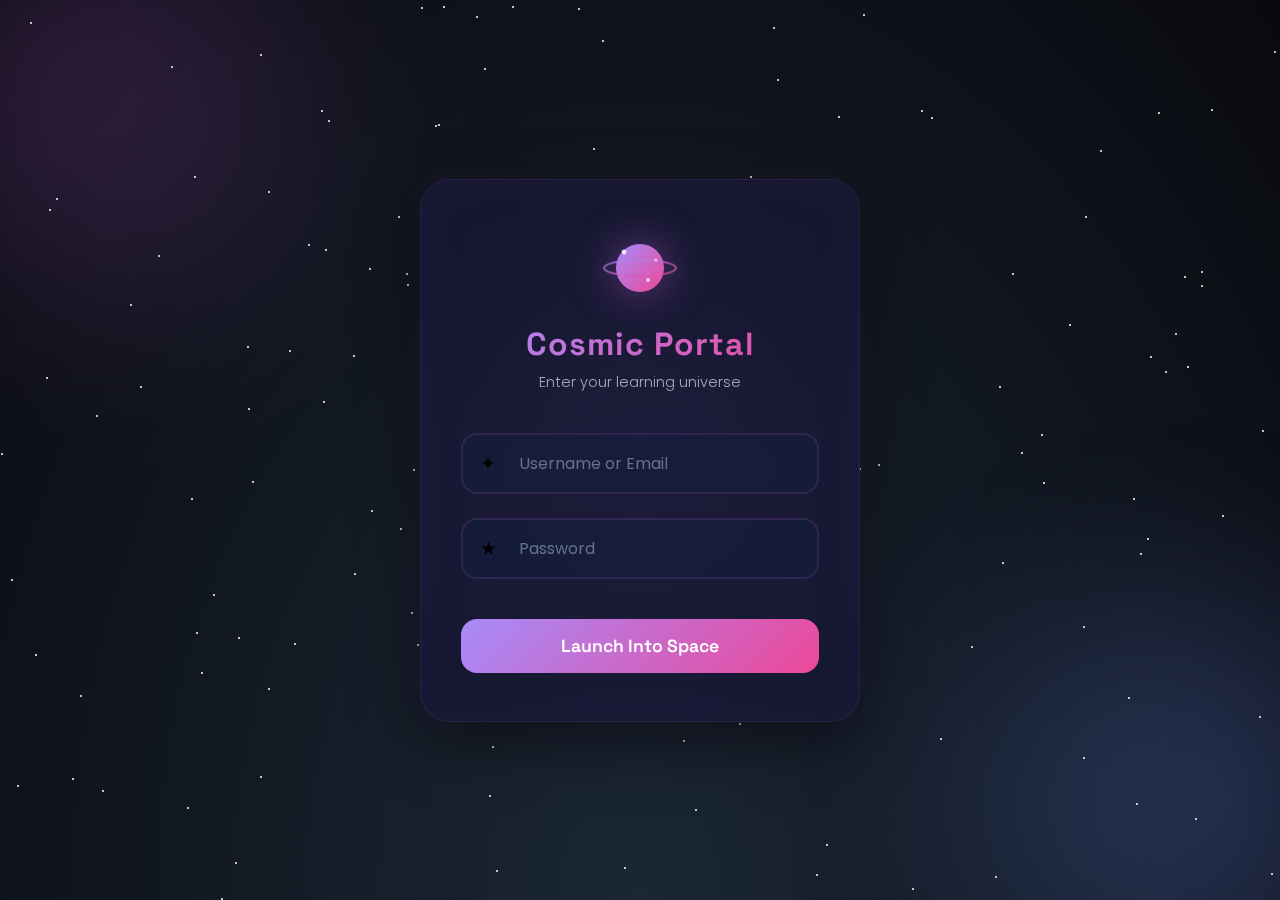
<file: index.html>
<!DOCTYPE html>
<html lang="en">
<head>
  <meta charset="UTF-8">
  <meta name="viewport" content="width=device-width, initial-scale=1.0">
  <title>Cosmic Portal - Login</title>
  <link href="https://fonts.googleapis.com/css2?family=Poppins:wght@300;400;500;600;700&family=Space+Grotesk:wght@400;600;700&display=swap" rel="stylesheet">
  <link rel="stylesheet" href="assets/style.css">
</head>
<body>
  <div class="cosmic-bg"></div>
  <div class="nebula nebula-1"></div>
  <div class="nebula nebula-2"></div>
  
  <div class="stars" id="stars"></div>

  <div class="login-container">
    <div class="cosmic-card">
      <div class="logo-area">
        <div class="cosmic-logo">
          <svg viewBox="0 0 100 100" xmlns="http://www.w3.org/2000/svg">
            <defs>
              <linearGradient id="planetGradient" x1="0%" y1="0%" x2="100%" y2="100%">
                <stop offset="0%" style="stop-color:#a78bfa;stop-opacity:1" />
                <stop offset="100%" style="stop-color:#ec4899;stop-opacity:1" />
              </linearGradient>
            </defs>
            <circle cx="50" cy="50" r="30" fill="url(#planetGradient)"/>
            <ellipse cx="50" cy="50" rx="45" ry="10" fill="none" stroke="url(#planetGradient)" stroke-width="3" opacity="0.6"/>
            <circle cx="30" cy="30" r="3" fill="white" opacity="0.8"/>
            <circle cx="70" cy="40" r="2" fill="white" opacity="0.6"/>
            <circle cx="60" cy="65" r="2.5" fill="white" opacity="0.7"/>
          </svg>
        </div>
        <h1>Cosmic Portal</h1>
        <p class="subtitle">Enter your learning universe</p>
      </div>

      <form id="login-form">
        <div class="form-group">
          <div class="input-wrapper">
            <input type="text" id="identifier" placeholder="Username or Email" required autocomplete="username">
            <div class="input-icon">✦</div>
          </div>
        </div>

        <div class="form-group">
          <div class="input-wrapper">
            <input type="password" id="password" placeholder="Password" required autocomplete="current-password">
            <div class="input-icon">★</div>
          </div>
        </div>

        <button type="submit" class="cosmic-button">
          <span>Launch Into Space</span>
          <div class="loading-spinner"></div>
        </button>
      </form>

      <div class="error-message" id="error"></div>
    </div>
  </div>

  <script src="js/login.js" defer></script>
  <script src="js/ui.js" defer></script>
</body>

</html>
</file>
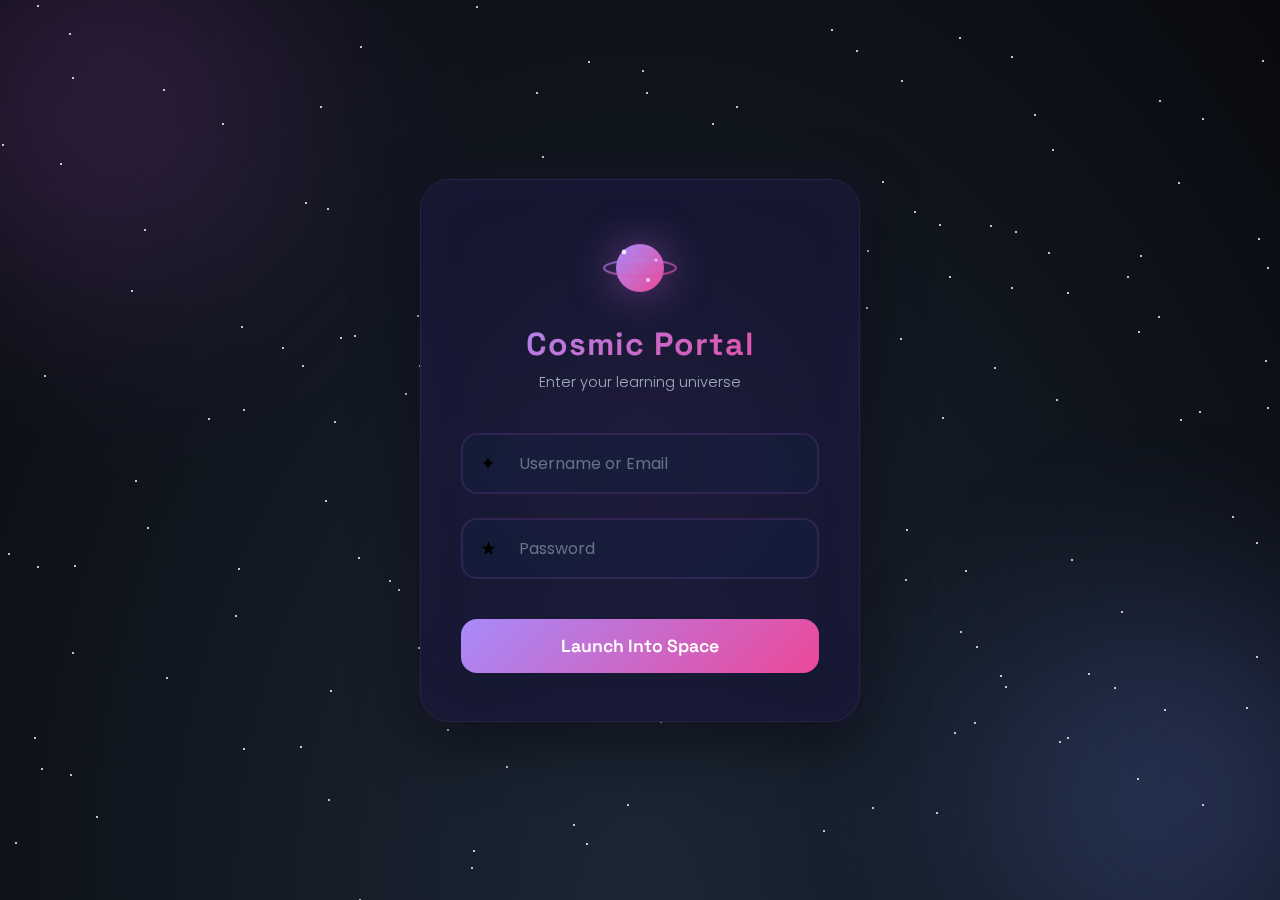
<file: profile.html>
<!DOCTYPE html>
<html lang="en">
<head>
  <meta charset="UTF-8">
  <meta name="viewport" content="width=device-width, initial-scale=1.0">
  <title>Cosmic Dashboard</title>
  <link href="https://fonts.googleapis.com/css2?family=Poppins:wght@300;400;500;600;700&family=Space+Grotesk:wght@400;600;700&display=swap" rel="stylesheet">
  <link rel="stylesheet" href="assets/profile.css">
</head>
<body>
  <div class="cosmic-bg"></div>
  <div class="nebula nebula-1"></div>
  <div class="nebula nebula-2"></div>
  <div class="nebula nebula-3"></div>
  
  <div class="stars" id="stars"></div>

  <div class="container">
    <header class="header">
      <div class="header-left">
        <h1>✦ Cosmic Dashboard</h1>
        <p>Navigate your learning cosmos</p>
      </div>
      <button class="logout-btn" onclick="logout()">Logout</button>
    </header>

    <div id="loading" class="loading">
      <div class="spinner"></div>
      <p>Loading your cosmic journey...</p>
    </div>

    <div id="content" style="display: none;">
      <section class="welcome-section">
        <h2>Welcome, <span id="user-name">Astronaut</span></h2>
        <p>Your stellar progress awaits</p>
      </section>

      <div class="stats-grid">
        <div class="stat-card">
          <div class="stat-icon">🚀</div>
          <h3>MODULE XP</h3>
          <div class="stat-value" id="module-xp">0</div>
          <p class="stat-label">Completed Projects</p>
        </div>

        <div class="stat-card">
          <div class="stat-icon">📊</div>
          <h3>CURRENT LEVEL</h3>
          <div class="stat-value" id="current-level">0</div>
          <p class="stat-label">Progression Level</p>
        </div>

        <div class="stat-card">
          <div class="stat-icon">🎯</div>
          <h3>AUDIT RATIO</h3>
          <div class="stat-value" id="audit-ratio">0.0</div>
          <p class="stat-label">Done / Received</p>
        </div>
      </div>

      <div class="chart-card">
        <div class="chart-header">
          <h2 class="chart-title">✦ XP Journey Timeline</h2>
          <p class="chart-subtitle">Your experience progression through space</p>
        </div>
        <svg id="line-chart" viewBox="0 0 900 350"></svg>
      </div>

      <div class="chart-card">
        <div class="chart-header">
          <h2 class="chart-title">🚀 XP Earned Per Project</h2>
          <p class="chart-subtitle">Your top performing missions</p>
        </div>
        <svg id="bar-chart" viewBox="0 0 900 400"></svg>
      </div>

      <div class="chart-card">
        <div class="chart-header">
          <h2 class="chart-title">🕸️ Skills Analysis</h2>
          <p class="chart-subtitle">Your technical abilities breakdown</p>
        </div>
        <div class="skills-grid">
          <div>
            <h3 style="text-align: center; color: #a78bfa; margin-bottom: 1rem;">Programming Languages</h3>
            <svg id="spider-lang" viewBox="0 0 400 400"></svg>
          </div>
          <div>
            <h3 style="text-align: center; color: #ec4899; margin-bottom: 1rem;">Technical Skills</h3>
            <svg id="spider-tech" viewBox="0 0 400 400"></svg>
          </div>
        </div>
      </div>
    </div>
  </div>

  <div class="tooltip" id="tooltip"></div>

  <script>
    let jwt = sessionStorage.getItem("jwt");
    if (!jwt) window.location.href = "index.html";
    jwt = jwt.trim().replace(/^["']|["']$/g, '');

    const API = "https://learn.reboot01.com/api/graphql-engine/v1/graphql";
    const tooltip = document.getElementById("tooltip");

    const starsContainer = document.getElementById('stars');
    for (let i = 0; i < 150; i++) {
      const star = document.createElement('div');
      star.className = 'star';
      star.style.left = Math.random() * 100 + '%';
      star.style.top = Math.random() * 100 + '%';
      star.style.animationDelay = Math.random() * 4 + 's';
      star.style.animationDuration = (3 + Math.random() * 3) + 's';
      starsContainer.appendChild(star);
    }

    async function query(q) {
      try {
        const res = await fetch(API, {
          method: "POST",
          headers: {
            "Content-Type": "application/json",
            "Authorization": `Bearer ${jwt}`,
          },
          body: JSON.stringify({ query: q }),
        });
        
        const data = await res.json();
        if (data.errors) throw new Error(data.errors[0].message);
        return data;
      } catch (err) {
        console.error("Query error:", err);
        throw err;
      }
    }

    function showTooltip(e, text) {
      tooltip.innerHTML = text.replace(/\\n/g, '<br>');
      tooltip.style.left = e.pageX + 15 + "px";
      tooltip.style.top = e.pageY + 15 + "px";
      tooltip.classList.add("show");
    }

    function hideTooltip() {
      tooltip.classList.remove("show");
    }

    // Safe setter — skips if element doesn't exist
    function setText(id, val) {
      const el = document.getElementById(id);
      if (el) el.textContent = val;
    }
   function formatXP(xp) {
      if (xp >= 1000000) return (xp / 1000000).toFixed(1) + ' MB';
      if (xp >= 1000) return (xp / 1000).toFixed(0) + ' KB';
      return xp + ' B';
    }

    function drawLineChart(transactions) {
      const svg = document.getElementById("line-chart");
      const w = 900, h = 350, p = 60;

      let cumulative = 0;
      const points = transactions.map((t, i) => {
        cumulative += t.amount;
        return { x: i, y: cumulative };
      });

      const maxY = Math.max(...points.map(p => p.y)) || 1;
      const scaleX = (w - 2 * p) / (points.length - 1 || 1);
      const scaleY = (h - 2 * p) / maxY;

      let svgContent = `
        <defs>
          <linearGradient id="lineGrad" x1="0%" y1="0%" x2="100%" y2="0%">
            <stop offset="0%" style="stop-color:#a78bfa;stop-opacity:1" />
            <stop offset="100%" style="stop-color:#ec4899;stop-opacity:1" />
          </linearGradient>
          <linearGradient id="areaGrad" x1="0%" y1="0%" x2="0%" y2="100%">
            <stop offset="0%" style="stop-color:#a78bfa;stop-opacity:0.3" />
            <stop offset="100%" style="stop-color:#a78bfa;stop-opacity:0" />
          </linearGradient>
          <filter id="glow">
            <feGaussianBlur stdDeviation="3" result="coloredBlur"/>
            <feMerge>
              <feMergeNode in="coloredBlur"/>
              <feMergeNode in="SourceGraphic"/>
            </feMerge>
          </filter>
        </defs>
      `;

      for (let i = 0; i <= 5; i++) {
        const y = p + i * (h - 2 * p) / 5;
        svgContent += `<line x1="${p}" y1="${y}" x2="${w - p}" y2="${y}" class="grid-line"/>`;
        svgContent += `<text x="${p - 10}" y="${y + 4}" class="axis-label" text-anchor="end">${formatXP(Math.round((5 - i) * maxY / 5))}</text>`;
      }

      const pathData = points.map((pt, i) => {
        const x = p + pt.x * scaleX;
        const y = h - p - pt.y * scaleY;
        return `${i === 0 ? 'M' : 'L'} ${x} ${y}`;
      }).join(' ');

      const areaPath = pathData + ` L ${w - p} ${h - p} L ${p} ${h - p} Z`;

      svgContent += `<path d="${areaPath}" fill="url(#areaGrad)"/>`;
      svgContent += `<path d="${pathData}" fill="none" stroke="url(#lineGrad)" stroke-width="3" class="line-path" filter="url(#glow)"/>`;

      points.forEach((pt, i) => {
        const x = p + pt.x * scaleX;
        const y = h - p - pt.y * scaleY;
        
        svgContent += `
          <circle cx="${x}" cy="${y}" r="5" fill="#a78bfa" opacity="0" filter="url(#glow)">
            <animate attributeName="opacity" from="0" to="1" dur="0.4s" begin="${i * 0.03}s" fill="freeze"/>
          </circle>
        `;
      });

      svg.innerHTML = svgContent;
    }

    function drawBarChart(transactions) {
      const svg = document.getElementById("bar-chart");
      const w = 900, h = 400, p = 60;

      const projectXP = {};
      transactions.forEach(t => {
        const proj = t.path.split('/').pop() || 'unknown';
        projectXP[proj] = (projectXP[proj] || 0) + t.amount;
      });

      const top10 = Object.entries(projectXP).sort((a, b) => b[1] - a[1]).slice(0, 10);
      const maxXP = Math.max(...top10.map(p => p[1])) || 1;
      const barWidth = (w - 2 * p) / top10.length - 20;
      const colors = ['#a78bfa', '#ec4899', '#8b5cf6', '#f472b6', '#c084fc', '#fb7185', '#a855f7', '#f9a8d4', '#9333ea', '#fda4af'];

      let svgContent = '';

      for (let i = 0; i <= 5; i++) {
        const y = p + i * (h - 2 * p) / 5;
        svgContent += `<line x1="${p}" y1="${y}" x2="${w - p}" y2="${y}" class="grid-line"/>`;
        svgContent += `<text x="${p - 10}" y="${y + 4}" class="axis-label" text-anchor="end">${formatXP(Math.round((5 - i) * maxXP / 5))}</text>`;
      }

      top10.forEach(([name, xp], i) => {
        const x = p + i * ((w - 2 * p) / top10.length) + 10;
        const barHeight = (xp / maxXP) * (h - 2 * p);
        const y = h - p - barHeight;
        const color = colors[i % colors.length];

        svgContent += `
          <rect class="bar-animated" x="${x}" y="${h - p}" width="${barWidth}" height="0" fill="${color}" rx="6"
            onmouseover="showTooltip(event, '${name}<br>${formatXP(xp)}')"
            onmouseout="hideTooltip()"
            style="filter: drop-shadow(0 4px 12px ${color}40);">
            <animate attributeName="height" from="0" to="${barHeight}" dur="1s" begin="${i * 0.1}s" fill="freeze"/>
            <animate attributeName="y" from="${h - p}" to="${y}" dur="1s" begin="${i * 0.1}s" fill="freeze"/>
          </rect>
          <text x="${x + barWidth / 2}" y="${h - p + 20}" text-anchor="middle" font-size="10" fill="#94a3b8">${name.substring(0, 10)}</text>
        `;
      });

      svg.innerHTML = svgContent;
    }

    function drawSpiderChart(skills, svgId, color, skillProjects) {
      const svg = document.getElementById(svgId);
      const cx = 200, cy = 200, maxRadius = 130;
      const skillNames = Object.keys(skills);
      const skillValues = Object.values(skills);
      const maxValue = Math.max(...skillValues, 1);
      const numSkills = skillNames.length;

      if (numSkills === 0) {
        svg.innerHTML = `<text x="200" y="200" text-anchor="middle" fill="#64748b" font-size="14">No data available</text>`;
        return;
      }

      let svgContent = `
        <defs>
          <linearGradient id="${svgId}Grad" x1="0%" y1="0%" x2="100%" y2="100%">
            <stop offset="0%" style="stop-color:${color};stop-opacity:0.5" />
            <stop offset="100%" style="stop-color:${color};stop-opacity:0.2" />
          </linearGradient>
        </defs>
      `;

      for (let i = 1; i <= 5; i++) {
        const r = (maxRadius / 5) * i;
        svgContent += `<circle cx="${cx}" cy="${cy}" r="${r}" fill="none" stroke="rgba(167, 139, 250, 0.08)" stroke-width="1"/>`;
      }

      const points = [];
      for (let i = 0; i < numSkills; i++) {
        const angle = (Math.PI * 2 * i) / numSkills - Math.PI / 2;
        const x = cx + Math.cos(angle) * maxRadius;
        const y = cy + Math.sin(angle) * maxRadius;
        
        svgContent += `<line x1="${cx}" y1="${cy}" x2="${x}" y2="${y}" stroke="rgba(167, 139, 250, 0.15)" stroke-width="1"/>`;
        
        const value = skillValues[i];
        const radius = (value / maxValue) * maxRadius;
        const px = cx + Math.cos(angle) * radius;
        const py = cy + Math.sin(angle) * radius;
        points.push({ x: px, y: py, name: skillNames[i], value: value });
        
        const labelRadius = maxRadius + 35;
        const lx = cx + Math.cos(angle) * labelRadius;
        const ly = cy + Math.sin(angle) * labelRadius;
        
        svgContent += `
          <text x="${lx}" y="${ly}" text-anchor="middle" font-size="11" fill="${color}" font-weight="600">
            ${skillNames[i].toUpperCase()}
          </text>
        `;
      }

      const polygonPoints = points.map(p => `${p.x},${p.y}`).join(' ');
      svgContent += `
        <polygon points="${polygonPoints}" fill="url(#${svgId}Grad)" stroke="${color}" stroke-width="2" opacity="0">
          <animate attributeName="opacity" from="0" to="1" dur="1s" fill="freeze"/>
        </polygon>
      `;

      points.forEach((point, i) => {
        const lastProject = skillProjects[point.name] || 'No recent project';
        svgContent += `
          <polygon class="skill-point" 
            points="${point.x},${point.y-6} ${point.x+5},${point.y+4} ${point.x-5},${point.y+4}"
            fill="${color}" stroke="#fff" stroke-width="1.5" opacity="0"
            onmouseover="showTooltip(event, '${point.name}: ${point.value}<br>Last used: ${lastProject}')"
            onmouseout="hideTooltip()">
            <animate attributeName="opacity" from="0" to="1" dur="0.5s" begin="${0.5 + i * 0.1}s" fill="freeze"/>
          </polygon>
        `;
      });

      svg.innerHTML = svgContent;
    }

    async function loadProfile() {
      try {
        const userQuery = `{
          user {
            id
            login
            firstName
            lastName
            email
            auditRatio
          }
        }`;
        const userData = await query(userQuery);
        const user = userData.data.user[0];
        
        console.log("=== USER DATA ===", user);

        const displayName = user.firstName 
          ? `${user.firstName} ${user.lastName || ''}`.trim() 
          : user.login;
        
        setText("user-name", displayName);

        const transactionQuery = `{
          transaction(
            where: { userId: { _eq: ${user.id} } }
            order_by: { createdAt: asc }
          ) {
            id
            type
            amount
            createdAt
            path
          }
        }`;
        const transactionData = await query(transactionQuery);
        const allTransactions = transactionData.data.transaction;
        
        console.log("=== TRANSACTIONS ===", allTransactions.length);

        // Get all paths that have skill_ transactions (completed projects)
        const skillTransactionPaths = new Set();
        allTransactions.forEach(t => {
          if (t.type.startsWith('skill_') && t.path && t.path.includes('bh-module')) {
            skillTransactionPaths.add(t.path);
          }
        });

        console.log("=== COMPLETED PROJECT PATHS ===");
        console.log([...skillTransactionPaths]);

        // Calculate Module XP: only XP from paths that have skill_ transactions
        const xpTransactions = allTransactions.filter(t => t.type === 'xp');
        const moduleXP = xpTransactions.filter(t => 
          t.path && skillTransactionPaths.has(t.path)
        ).reduce((sum, t) => sum + t.amount, 0);

        console.log("=== MODULE XP CALCULATION ===");
        console.log("Module XP (from completed projects):", moduleXP);

        setText("module-xp", formatXP(moduleXP));

        // Level: most recent level transaction + 1 to match platform display
        const levelTransactions = allTransactions
          .filter(t => t.type === 'level')
          .sort((a, b) => new Date(b.createdAt) - new Date(a.createdAt));
        const currentLevel = levelTransactions.length > 0 ? levelTransactions[0].amount + 1 : 0;
        setText("current-level", currentLevel);
        setText("user-level", currentLevel);
        setText("audit-ratio", user.auditRatio.toFixed(2));

        // Track skills + most recent project per skill
        const langSkills = {};
        const techSkills = {};
        const skillLastProject = {};

        const programmingLangs = ['go', 'js', 'sql', 'python', 'java', 'c', 'cpp', 'rust', 'html', 'css', 'ts'];

        allTransactions.filter(t => t.type.startsWith('skill_')).forEach(t => {
          const skillName = t.type.replace('skill_', '');
          const projectName = t.path.split('/').pop() || 'unknown';
          skillLastProject[skillName] = projectName;

          if (programmingLangs.includes(skillName.toLowerCase())) {
            langSkills[skillName] = (langSkills[skillName] || 0) + t.amount;
          } else {
            techSkills[skillName] = (techSkills[skillName] || 0) + t.amount;
          }
        });

        console.log("=== SPIDER CHART DATA (from API) ===");
        console.log("Programming Languages Graph:", langSkills);
        console.log("Technical Skills Graph:", techSkills);
        console.log("Last project per skill:", skillLastProject);
        console.log("Skills are sourced from transactions where type starts with 'skill_'");
        console.log("Languages classified:", programmingLangs);
        console.log("Raw skill transactions:", allTransactions.filter(t => t.type.startsWith('skill_')));

        drawLineChart(xpTransactions);
        drawBarChart(xpTransactions);
        drawSpiderChart(langSkills, 'spider-lang', '#a78bfa', skillLastProject);
        drawSpiderChart(techSkills, 'spider-tech', '#ec4899', skillLastProject);

        document.getElementById("loading").style.display = "none";
        document.getElementById("content").style.display = "block";
      } catch (err) {
        console.error(err);
        document.getElementById("loading").innerHTML = `
          <p style="color: #ef4444;">✦ Failed to load data</p>
          <p style="font-size: 0.9rem; color: #64748b;">${err.message}</p>
        `;
      }
    }

    function logout() {
      sessionStorage.removeItem("jwt");
      window.location.href = "index.html";
    }

    loadProfile();
  </script>
</body>
</html>
</file>
<file: assets/style.css>
* {
    margin: 0;
    padding: 0;
    box-sizing: border-box;
}

body {
    font-family: 'Poppins', sans-serif;
    background: #0a0e27;
    min-height: 100vh;
    display: flex;
    align-items: center;
    justify-content: center;
    overflow: hidden;
    position: relative;
}

.cosmic-bg {
    position: fixed;
    top: 0;
    left: 0;
    width: 100%;
    height: 100%;
    background: radial-gradient(ellipse at bottom, #1b2735 0%, #090a0f 100%);
    z-index: 0;
}

.stars {
    position: fixed;
    top: 0;
    left: 0;
    width: 100%;
    height: 100%;
    pointer-events: none;
}

.star {
    position: absolute;
    width: 2px;
    height: 2px;
    background: white;
    border-radius: 50%;
    animation: twinkle 3s infinite;
}

@keyframes twinkle {
    0%, 100% { opacity: 0.3; transform: scale(1); }
    50% { opacity: 1; transform: scale(1.2); }
}

.nebula {
    position: fixed;
    width: 600px;
    height: 600px;
    border-radius: 50%;
    filter: blur(80px);
    opacity: 0.3;
    animation: float 20s infinite ease-in-out;
}

.nebula-1 {
    background: radial-gradient(circle, #9d50bb 0%, transparent 70%);
    top: -200px;
    left: -200px;
}

.nebula-2 {
    background: radial-gradient(circle, #6e8efb 0%, transparent 70%);
    bottom: -200px;
    right: -200px;
    animation-delay: -10s;
}

@keyframes float {
    0%, 100% { transform: translate(0, 0) scale(1); }
    33% { transform: translate(30px, -30px) scale(1.1); }
    66% { transform: translate(-20px, 20px) scale(0.9); }
}

.login-container {
    position: relative;
    z-index: 10;
    width: 90%;
    max-width: 440px;
    animation: fadeInUp 0.8s ease-out;
}

@keyframes fadeInUp {
    from {
    opacity: 0;
    transform: translateY(40px);
    }
    to {
    opacity: 1;
    transform: translateY(0);
    }
}

.cosmic-card {
    background: rgba(15, 20, 45, 0.8);
    backdrop-filter: blur(20px);
    border-radius: 30px;
    padding: 3rem 2.5rem;
    border: 1px solid rgba(157, 80, 187, 0.2);
    box-shadow: 
    0 20px 60px rgba(0, 0, 0, 0.5),
    0 0 40px rgba(157, 80, 187, 0.1),
    inset 0 0 60px rgba(157, 80, 187, 0.05);
    position: relative;
    overflow: hidden;
}

.cosmic-card::before {
    content: '';
    position: absolute;
    top: -50%;
    left: -50%;
    width: 200%;
    height: 200%;
    background: radial-gradient(circle, rgba(157, 80, 187, 0.1) 0%, transparent 70%);
    animation: rotate 20s linear infinite;
}

@keyframes rotate {
    from { transform: rotate(0deg); }
    to { transform: rotate(360deg); }
}

.logo-area {
    text-align: center;
    margin-bottom: 2.5rem;
    position: relative;
}

.cosmic-logo {
    width: 80px;
    height: 80px;
    margin: 0 auto 1rem;
    position: relative;
}

.cosmic-logo svg {
    width: 100%;
    height: 100%;
    filter: drop-shadow(0 0 20px rgba(157, 80, 187, 0.6));
}

h1 {
    font-family: 'Space Grotesk', sans-serif;
    font-size: 2rem;
    font-weight: 700;
    background: linear-gradient(135deg, #a78bfa 0%, #ec4899 100%);
    -webkit-background-clip: text;
    -webkit-text-fill-color: transparent;
    background-clip: text;
    margin-bottom: 0.5rem;
    letter-spacing: 1px;
}

.subtitle {
    color: #a0aec0;
    font-size: 0.9rem;
    font-weight: 300;
}

.form-group {
    margin-bottom: 1.5rem;
    position: relative;
}

.input-wrapper {
    position: relative;
}

.input-icon {
    position: absolute;
    left: 1.2rem;
    top: 50%;
    transform: translateY(-50%);
    font-size: 1.2rem;
    pointer-events: none;
    transition: all 0.3s ease;
    z-index: 2;
}

input {
    width: 100%;
    padding: 1rem 1rem 1rem 3.5rem;
    background: rgba(20, 30, 60, 0.6);
    border: 2px solid rgba(157, 80, 187, 0.2);
    border-radius: 16px;
    color: #e2e8f0;
    font-size: 1rem;
    font-family: 'Poppins', sans-serif;
    transition: all 0.3s ease;
    position: relative;
}

input:focus {
    outline: none;
    border-color: #a78bfa;
    background: rgba(20, 30, 60, 0.8);
    box-shadow: 0 0 20px rgba(167, 139, 250, 0.3);
}

input:focus + .input-icon {
    color: #a78bfa;
    transform: translateY(-50%) scale(1.1);
}

input::placeholder {
    color: #64748b;
}

.cosmic-button {
    width: 100%;
    padding: 1rem;
    background: linear-gradient(135deg, #a78bfa 0%, #ec4899 100%);
    border: none;
    border-radius: 16px;
    color: white;
    font-size: 1.1rem;
    font-weight: 600;
    font-family: 'Space Grotesk', sans-serif;
    cursor: pointer;
    position: relative;
    overflow: hidden;
    transition: all 0.3s ease;
    margin-top: 1rem;
}

.cosmic-button::before {
    content: '';
    position: absolute;
    top: 50%;
    left: 50%;
    width: 0;
    height: 0;
    border-radius: 50%;
    background: rgba(255, 255, 255, 0.3);
    transform: translate(-50%, -50%);
    transition: width 0.6s, height 0.6s;
}

.cosmic-button:hover::before {
    width: 300px;
    height: 300px;
}

.cosmic-button:hover {
    transform: translateY(-2px);
    box-shadow: 0 10px 30px rgba(167, 139, 250, 0.4);
}

.cosmic-button:active {
    transform: translateY(0);
}

.cosmic-button span {
    position: relative;
    z-index: 1;
}

.loading-spinner {
    display: none;
    width: 24px;
    height: 24px;
    border: 3px solid rgba(255, 255, 255, 0.3);
    border-top-color: white;
    border-radius: 50%;
    animation: spin 0.8s linear infinite;
    margin: 0 auto;
}

@keyframes spin {
    to { transform: rotate(360deg); }
}

.cosmic-button.loading span {
    display: none;
}

.cosmic-button.loading .loading-spinner {
    display: block;
}

.error-message {
    background: rgba(239, 68, 68, 0.2);
    border: 1px solid rgba(239, 68, 68, 0.4);
    border-radius: 12px;
    padding: 0.875rem 1rem;
    color: #fca5a5;
    font-size: 0.9rem;
    margin-top: 1rem;
    text-align: center;
    animation: shake 0.5s;
    display: none;
}

.error-message.show {
    display: block;
}

@keyframes shake {
    0%, 100% { transform: translateX(0); }
    25% { transform: translateX(-10px); }
    75% { transform: translateX(10px); }
}

.shooting-star {
    position: absolute;
    height: 2px;
    background: linear-gradient(90deg, #fff, transparent);
    animation: shoot 3s linear infinite;
}

@keyframes shoot {
    from {
    transform: translateX(0) translateY(0);
    opacity: 1;
    }
    to {
    transform: translateX(-300px) translateY(300px);
    opacity: 0;
    }
}

@media (max-width: 480px) {
    .cosmic-card {
    padding: 2rem 1.5rem;
    border-radius: 24px;
    }

    h1 {
    font-size: 1.6rem;
    }

    .cosmic-logo {
    width: 60px;
    height: 60px;
    }
}
</file>
<file: assets/profile.css>
* {
    margin: 0;
    padding: 0;
    box-sizing: border-box;
}

body {
    font-family: 'Poppins', sans-serif;
    background: #0a0e27;
    color: #e2e8f0;
    min-height: 100vh;
    overflow-x: hidden;
    position: relative;
}

.cosmic-bg {
    position: fixed;
    top: 0;
    left: 0;
    width: 100%;
    height: 100%;
    background: radial-gradient(ellipse at bottom, #1b2735 0%, #090a0f 100%);
    z-index: 0;
}

.stars {
    position: fixed;
    top: 0;
    left: 0;
    width: 100%;
    height: 100%;
    pointer-events: none;
    z-index: 1;
}

.star {
    position: absolute;
    width: 2px;
    height: 2px;
    background: white;
    border-radius: 50%;
    animation: twinkle 4s infinite;
}

@keyframes twinkle {
    0%, 100% { opacity: 0.2; }
    50% { opacity: 1; }
}

.nebula {
    position: fixed;
    width: 800px;
    height: 800px;
    border-radius: 50%;
    filter: blur(100px);
    opacity: 0.2;
    animation: float 25s infinite ease-in-out;
    z-index: 1;
}

.nebula-1 {
    background: radial-gradient(circle, #9d50bb 0%, transparent 70%);
    top: -300px;
    left: -300px;
}

.nebula-2 {
    background: radial-gradient(circle, #6e8efb 0%, transparent 70%);
    bottom: -300px;
    right: -300px;
    animation-delay: -12s;
}

.nebula-3 {
    background: radial-gradient(circle, #ec4899 0%, transparent 70%);
    top: 50%;
    left: 50%;
    transform: translate(-50%, -50%);
    animation-delay: -6s;
}

@keyframes float {
    0%, 100% { transform: translate(0, 0) scale(1); }
    33% { transform: translate(50px, -50px) scale(1.1); }
    66% { transform: translate(-30px, 30px) scale(0.9); }
}

.container {
    position: relative;
    z-index: 10;
    max-width: 1400px;
    margin: 0 auto;
    padding: 2rem 1rem;
}

.header {
    background: rgba(15, 20, 45, 0.6);
    backdrop-filter: blur(20px);
    border-radius: 24px;
    padding: 1.5rem 2rem;
    margin-bottom: 2rem;
    border: 1px solid rgba(157, 80, 187, 0.2);
    display: flex;
    justify-content: space-between;
    align-items: center;
    flex-wrap: wrap;
    gap: 1rem;
    animation: slideDown 0.8s ease-out;
    box-shadow: 0 10px 40px rgba(0, 0, 0, 0.3);
}

@keyframes slideDown {
    from { opacity: 0; transform: translateY(-40px); }
    to { opacity: 1; transform: translateY(0); }
}

.header-left h1 {
    font-family: 'Space Grotesk', sans-serif;
    font-size: 1.8rem;
    background: linear-gradient(135deg, #a78bfa 0%, #ec4899 100%);
    -webkit-background-clip: text;
    -webkit-text-fill-color: transparent;
    background-clip: text;
    margin-bottom: 0.25rem;
}

.header-left p {
    color: #94a3b8;
    font-size: 0.95rem;
}

.logout-btn {
    padding: 0.75rem 1.5rem;
    background: linear-gradient(135deg, #ef4444 0%, #dc2626 100%);
    border: none;
    border-radius: 12px;
    color: white;
    font-weight: 600;
    cursor: pointer;
    transition: all 0.3s ease;
    box-shadow: 0 4px 15px rgba(239, 68, 68, 0.3);
}

.logout-btn:hover {
    transform: translateY(-2px);
    box-shadow: 0 6px 20px rgba(239, 68, 68, 0.4);
}

.profile-card {
    background: rgba(15, 20, 45, 0.6);
    backdrop-filter: blur(20px);
    border-radius: 24px;
    padding: 2rem;
    margin-bottom: 2rem;
    border: 1px solid rgba(157, 80, 187, 0.2);
    animation: zoomIn 0.8s ease-out 0.2s backwards;
    box-shadow: 0 10px 40px rgba(0, 0, 0, 0.3);
    position: relative;
    overflow: hidden;
}

.profile-card::before {
    content: '';
    position: absolute;
    top: 0;
    left: 0;
    right: 0;
    height: 120px;
    background: linear-gradient(135deg, rgba(167, 139, 250, 0.2) 0%, rgba(236, 72, 153, 0.2) 100%);
    border-radius: 24px 24px 0 0;
}

.profile-content {
    position: relative;
    display: grid;
    grid-template-columns: auto 1fr;
    gap: 2rem;
    align-items: start;
}

.profile-avatar {
    width: 120px;
    height: 120px;
    border-radius: 50%;
    background: linear-gradient(135deg, #a78bfa 0%, #ec4899 100%);
    display: flex;
    align-items: center;
    justify-content: center;
    font-size: 3rem;
    border: 4px solid rgba(255, 255, 255, 0.2);
    box-shadow: 0 10px 30px rgba(0, 0, 0, 0.3);
    margin-top: -40px;
}

.profile-info {
    padding-top: 1rem;
}

.profile-name {
    font-family: 'Space Grotesk', sans-serif;
    font-size: 2rem;
    background: linear-gradient(135deg, #a78bfa 0%, #ec4899 100%);
    -webkit-background-clip: text;
    -webkit-text-fill-color: transparent;
    background-clip: text;
    margin-bottom: 0.5rem;
}

.profile-details {
    display: grid;
    grid-template-columns: repeat(auto-fit, minmax(200px, 1fr));
    gap: 1rem;
    margin-top: 1.5rem;
}

.detail-item {
    display: flex;
    align-items: center;
    gap: 0.75rem;
    padding: 0.75rem;
    background: rgba(167, 139, 250, 0.1);
    border-radius: 12px;
    border-left: 3px solid #a78bfa;
}

.detail-icon {
    font-size: 1.5rem;
    filter: drop-shadow(0 0 8px rgba(167, 139, 250, 0.5));
}

.detail-content {
    flex: 1;
}

.detail-label {
    font-size: 0.75rem;
    color: #94a3b8;
    text-transform: uppercase;
    letter-spacing: 0.5px;
}

.detail-value {
    font-size: 1rem;
    color: #f1f5f9;
    font-weight: 600;
    margin-top: 0.25rem;
}

@keyframes zoomIn {
    from { opacity: 0; transform: scale(0.9); }
    to { opacity: 1; transform: scale(1); }
}

.stats-grid {
    display: grid;
    grid-template-columns: repeat(auto-fit, minmax(250px, 1fr));
    gap: 1.5rem;
    margin-bottom: 2rem;
}

.stat-card {
    background: rgba(15, 20, 45, 0.6);
    backdrop-filter: blur(20px);
    border-radius: 20px;
    padding: 2rem;
    border: 1px solid rgba(157, 80, 187, 0.2);
    position: relative;
    overflow: hidden;
    transition: all 0.4s cubic-bezier(0.175, 0.885, 0.32, 1.275);
    animation: slideUp 0.6s ease-out backwards;
    box-shadow: 0 10px 40px rgba(0, 0, 0, 0.3);
}

.stat-card::before {
    content: '';
    position: absolute;
    top: 0;
    left: 0;
    width: 100%;
    height: 4px;
    background: linear-gradient(90deg, #a78bfa, #ec4899);
    transform: scaleX(0);
    transition: transform 0.6s ease;
}

.stat-card:hover::before {
    transform: scaleX(1);
}

.stat-card:nth-child(1) { animation-delay: 0.3s; }
.stat-card:nth-child(2) { animation-delay: 0.4s; }
.stat-card:nth-child(3) { animation-delay: 0.5s; }

@keyframes slideUp {
    from { opacity: 0; transform: translateY(40px); }
    to { opacity: 1; transform: translateY(0); }
}

.stat-card:hover {
    transform: translateY(-8px) scale(1.02);
    border-color: rgba(167, 139, 250, 0.5);
    box-shadow: 0 20px 60px rgba(157, 80, 187, 0.3);
}

.stat-icon {
    font-size: 2.5rem;
    margin-bottom: 1rem;
    display: inline-block;
    filter: drop-shadow(0 0 10px rgba(167, 139, 250, 0.5));
}

.stat-card h3 {
    color: #a78bfa;
    font-size: 0.95rem;
    font-weight: 600;
    margin-bottom: 0.75rem;
    letter-spacing: 0.5px;
}

.stat-value {
    font-family: 'Space Grotesk', sans-serif;
    font-size: 2.2rem;
    font-weight: 700;
    color: #f1f5f9;
    margin-bottom: 0.5rem;
}

.stat-label {
    color: #64748b;
    font-size: 0.85rem;
}

.chart-card {
    background: rgba(15, 20, 45, 0.6);
    backdrop-filter: blur(20px);
    border-radius: 24px;
    padding: 2rem;
    margin-bottom: 2rem;
    border: 1px solid rgba(157, 80, 187, 0.2);
    animation: slideUp 0.8s ease-out backwards;
    box-shadow: 0 10px 40px rgba(0, 0, 0, 0.3);
}

.chart-card:nth-of-type(5) { animation-delay: 0.6s; }
.chart-card:nth-of-type(6) { animation-delay: 0.7s; }
.chart-card:nth-of-type(7) { animation-delay: 0.8s; }

.chart-header {
    margin-bottom: 2rem;
}

.chart-title {
    font-family: 'Space Grotesk', sans-serif;
    font-size: 1.5rem;
    color: #f1f5f9;
    margin-bottom: 0.5rem;
}

.chart-subtitle {
    color: #64748b;
    font-size: 0.9rem;
}

.skills-grid {
    display: grid;
    grid-template-columns: repeat(auto-fit, minmax(400px, 1fr));
    gap: 2rem;
}

svg {
    width: 100%;
    height: auto;
    overflow: visible;
}

.line-path {
    stroke-dasharray: 3000;
    stroke-dashoffset: 3000;
    animation: drawLine 2s ease-out forwards;
}

@keyframes drawLine {
    to { stroke-dashoffset: 0; }
}

.bar-animated {
    transition: all 0.3s ease;
    cursor: pointer;
}

.bar-animated:hover {
    opacity: 0.8;
    filter: brightness(1.3);
}

.grid-line {
    stroke: rgba(100, 116, 139, 0.2);
    stroke-width: 1;
}

.axis-label {
    font-size: 11px;
    fill: #64748b;
    font-family: 'Poppins', sans-serif;
}

.tooltip {
    position: fixed;
    background: rgba(10, 14, 39, 0.95);
    backdrop-filter: blur(10px);
    border: 1px solid rgba(167, 139, 250, 0.3);
    color: white;
    padding: 0.75rem 1rem;
    border-radius: 12px;
    font-size: 0.85rem;
    pointer-events: none;
    opacity: 0;
    transition: opacity 0.3s;
    z-index: 1000;
    box-shadow: 0 8px 24px rgba(0, 0, 0, 0.4);
}

.tooltip.show {
    opacity: 1;
}

.skill-point {
    cursor: pointer;
    transition: all 0.3s ease;
}

.skill-point:hover {
    transform: scale(1.3);
}

.loading {
    text-align: center;
    padding: 4rem 2rem;
    animation: pulse 2s ease-in-out infinite;
}

@keyframes pulse {
    0%, 100% { opacity: 0.6; }
    50% { opacity: 1; }
}

.spinner {
    width: 60px;
    height: 60px;
    border: 4px solid rgba(167, 139, 250, 0.2);
    border-top-color: #a78bfa;
    border-radius: 50%;
    animation: spin 1s linear infinite;
    margin: 2rem auto;
}

@keyframes spin {
    to { transform: rotate(360deg); }
}

@media (max-width: 1024px) {
    .skills-grid {
    grid-template-columns: 1fr;
    }
}

@media (max-width: 768px) {
    .header {
    flex-direction: column;
    text-align: center;
    }

    .profile-content {
    grid-template-columns: 1fr;
    text-align: center;
    }

    .profile-avatar {
    margin: -40px auto 0;
    }

    .profile-details {
    grid-template-columns: 1fr;
    }

    .stats-grid {
    grid-template-columns: 1fr;
    }

    .chart-card {
    padding: 1.5rem;
    }
}
</file>
